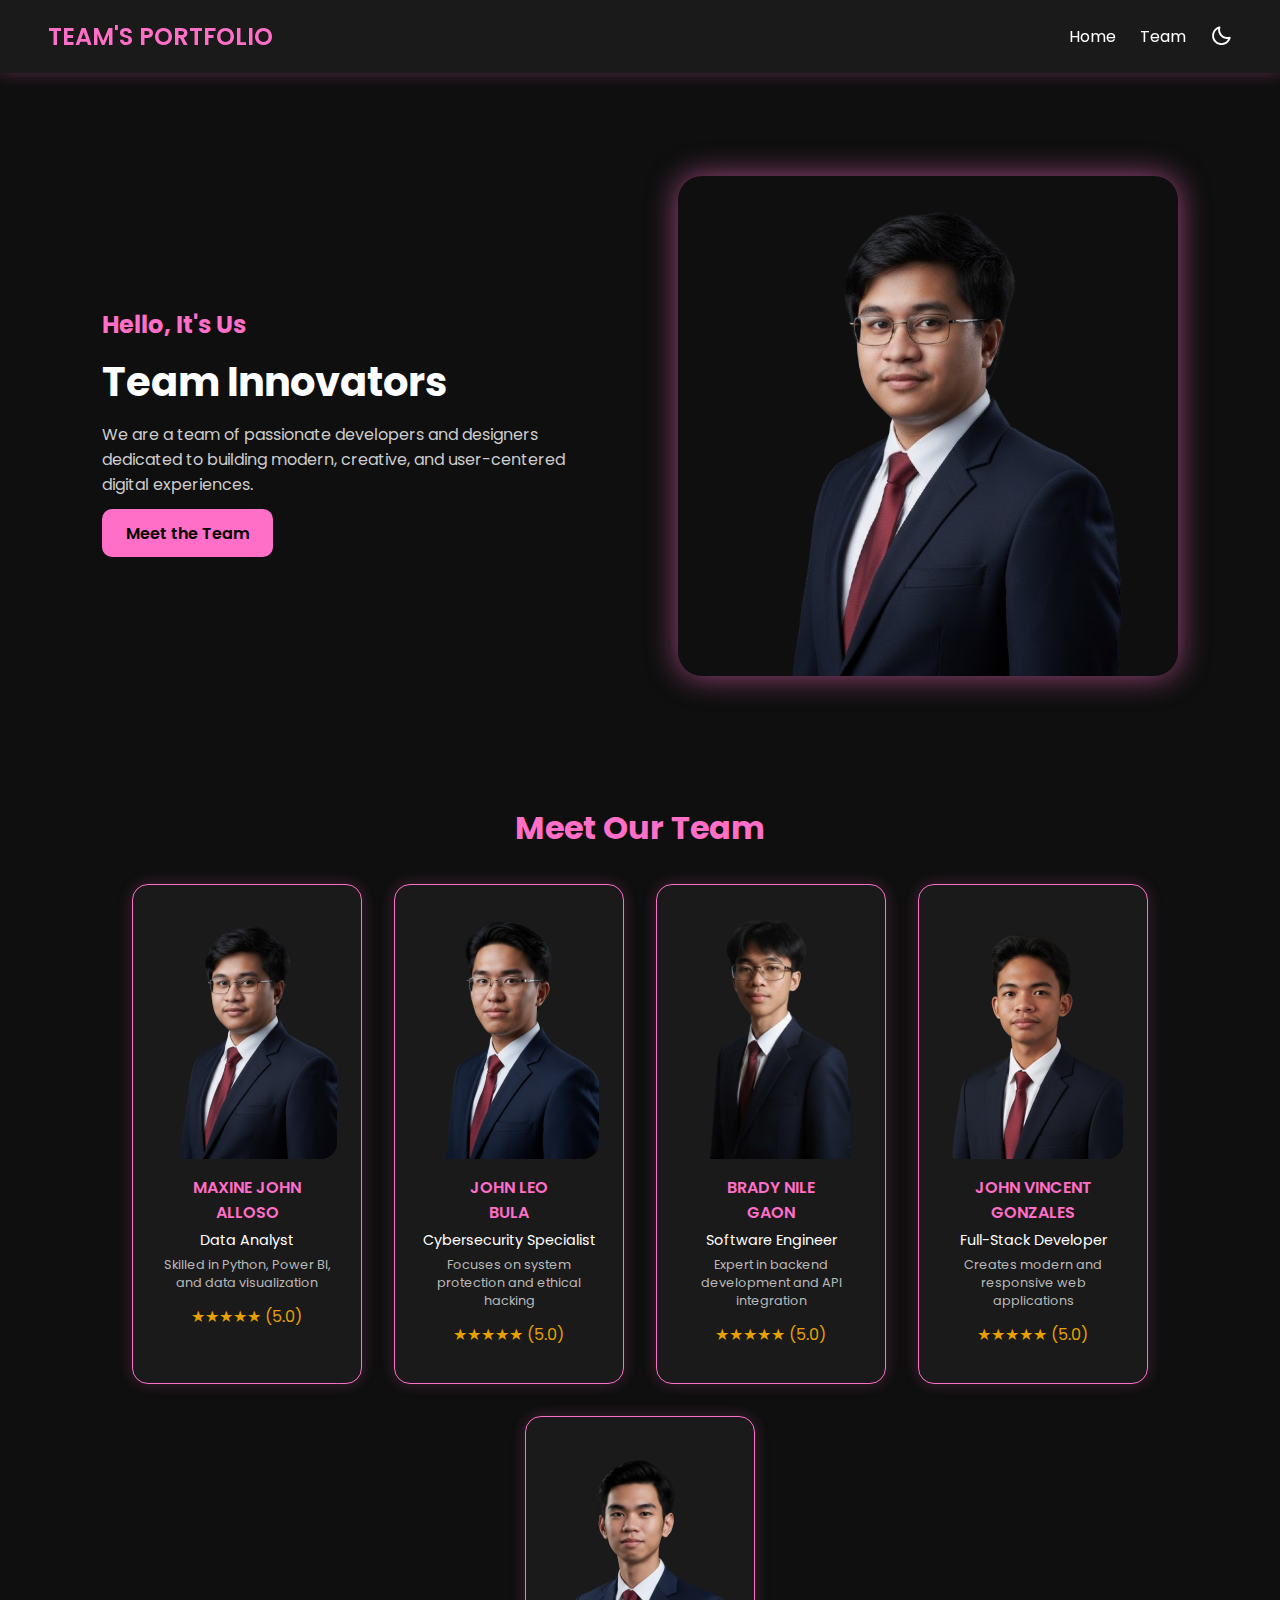
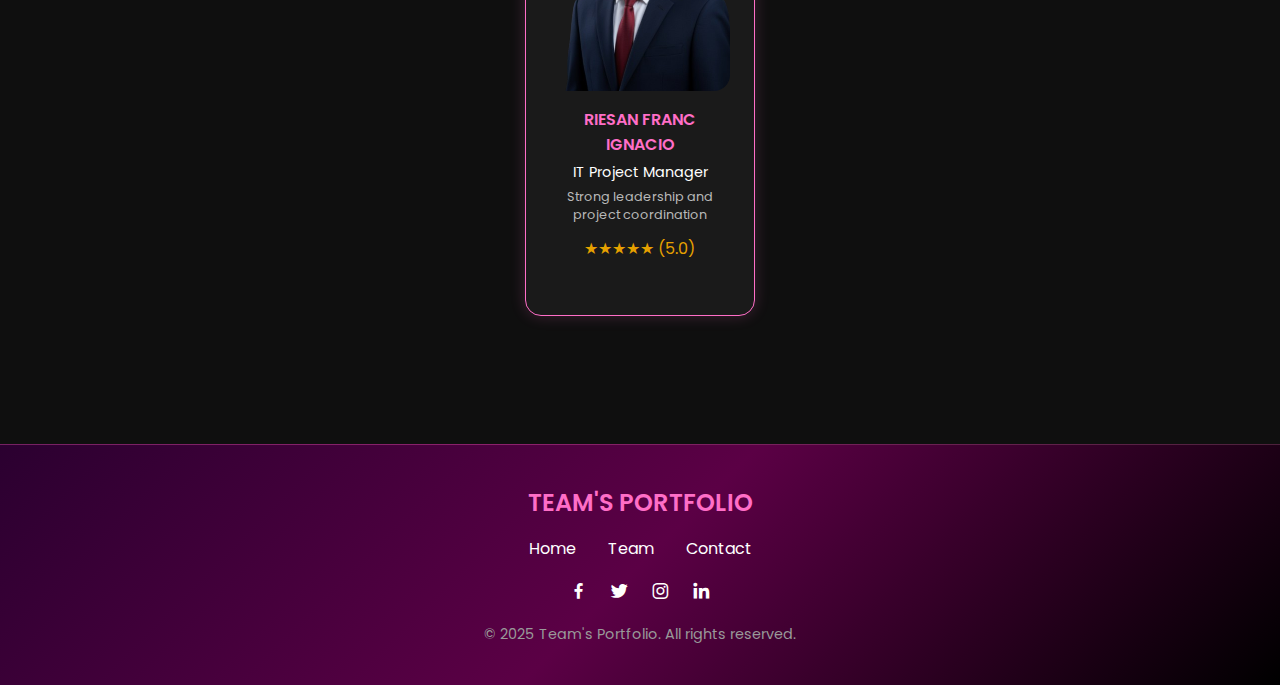
<file: index.html>
<!DOCTYPE html>
<html lang="en">
<head>
    <meta charset="UTF-8" />
    <meta name="viewport" content="width=device-width, initial-scale=1.0" />
    <title>Team Portfolio</title>
    <link href="https://unpkg.com/boxicons@2.1.2/css/boxicons.min.css" rel="stylesheet">
    <link href="https://fonts.googleapis.com/css2?family=Poppins:wght@400;600&display=swap" rel="stylesheet">
    <link rel="stylesheet" href="assets/css/home_style.css" />
</head>
<body>
  <!-- NAVIGATION -->
    <nav class="nav">
        <h1 class="logo">TEAM'S PORTFOLIO</h1>
        <div class="nav__right">
            <ul class="nav__links">
                <li><a href="#home">Home</a></li>
                <li><a href="#team">Team</a></li>
            </ul>
            <i class='bx bx-moon' id="theme-button"></i>
        </div>
    </nav>

  <!-- HERO SECTION -->
    <section class="hero" id="home">
        <div class="hero__content">
            <h2>Hello, It's Us</h2>
            <h1>Team Innovators</h1>
            <p>We are a team of passionate developers and designers dedicated to building modern, creative, and user-centered digital experiences.</p>
            <a href="#team" class="btn">Meet the Team</a>
        </div>

        <!-- IMAGE SLIDER -->
        <div class="hero__slider">
            <div class="slide fade">
                <img src="assets/img/alloso1.png" alt="Slide 1">
            </div>

            <div class="slide fade">
                <img src="assets/img/bula1.png" alt="Slide 2">
            </div>

            <div class="slide fade">
                <img src="assets/img/gaon1.png" alt="Slide 3">
            </div>

            <div class="slide fade">
                <img src="assets/img/gonzales1.png" alt="Slide 4">
            </div>

            <div class="slide fade">
                <img src="assets/img/ignacio1.png" alt="Slide 5">
            </div>
        </div>
    </section>

    <!-- TEAM SECTION -->
    <section class="team" id="team">
        <h2 class="section__title">Meet Our Team</h2>
        <div class="team__container">

            <!-- ALLOSO -->
            <a href="alloso.html" class="person__link">
                <div class="person__card">
                    <img src="assets/img/alloso1.png" alt="Maxine John Alloso" class="person__img">
                    <h3 class="person__name">MAXINE JOHN <br>ALLOSO</h3>
                    <p class="person__role">Data Analyst</p>
                    <p class="person__strength">Skilled in Python, Power BI, and data visualization</p>
                    <div class="person__rating">★★★★★ (5.0)</div>
                </div>
            </a>

            <!-- BULA -->
            <a href="bula.html" class="person__link">
                <div class="person__card">
                    <img src="assets/img/bula1.png" alt="John Leo Bula" class="person__img">
                    <h3 class="person__name">JOHN LEO <br>BULA</h3>
                    <p class="person__role">Cybersecurity Specialist</p>
                    <p class="person__strength">Focuses on system protection and ethical hacking</p>
                    <div class="person__rating">★★★★★ (5.0)</div>
                </div>
            </a>

            <!-- GAON -->
            <a href="gaon.html" class="person__link">
                <div class="person__card">
                    <img src="assets/img/gaon1.png" alt="Brady Nile Gaon" class="person__img">
                    <h3 class="person__name">BRADY NILE <br>GAON</h3>
                    <p class="person__role">Software Engineer</p>
                    <p class="person__strength">Expert in backend development and API integration</p>
                    <div class="person__rating">★★★★★ (5.0)</div>
                </div>
            </a>

            <!-- GONZALES -->
            <a href="gonzales.html" class="person__link">
                <div class="person__card">
                    <img src="assets/img/gonzales1.png" alt="John Vincent Gonzales" class="person__img">
                    <h3 class="person__name">JOHN VINCENT <br>GONZALES</h3>
                    <p class="person__role">Full-Stack Developer</p>
                    <p class="person__strength">Creates modern and responsive web applications</p>
                    <div class="person__rating">★★★★★ (5.0)</div>
                </div>
            </a>

            <!-- IGNACIO -->
            <a href="ignacio.html" class="person__link">
                <div class="person__card">
                    <img src="assets/img/ignacio1.png" alt="Riesan Franc Ignacio" class="person__img">
                    <h3 class="person__name">RIESAN FRANC <br>IGNACIO</h3>
                    <p class="person__role">IT Project Manager</p>
                    <p class="person__strength">Strong leadership and project coordination</p>
                    <div class="person__rating">★★★★★ (5.0)</div>
                </div>
            </a>
        </div>
    </section>

    <footer class="footer">
        <div class="footer__container">
            <h2 class="footer__logo">TEAM'S PORTFOLIO</h2>

            <ul class="footer__links">
                <li><a href="#home">Home</a></li>
                <li><a href="#team">Team</a></li>
                <li><a href="https://www.facebook.com/ignacio.riesan">Contact</a></li>
            </ul>

            <div class="footer__socials">
                <a href="https://www.facebook.com/ignacio.riesan"><i class='bx bxl-facebook'></i></a>
                <a href="#"><i class='bx bxl-twitter'></i></a>
                <a href="#"><i class='bx bxl-instagram'></i></a>
                <a href="#"><i class='bx bxl-linkedin'></i></a>
            </div>

            <p class="footer__copy">© 2025 Team's Portfolio. All rights reserved.</p>
        </div>
    </footer>


    <script src="assets/js/slider.js"></script>
    <script src="assets/js/theme.js"></script>

</body>
</html>
</file>
<file: assets/css/home_style.css>
:root {
  --first-color: #ff6ec7;
  --text-color: #d1d1d1;
  --bg-dark: #0f0f0f;
  --bg-card: #1a1a1a;
  --font: 'Poppins', sans-serif;

  /* Light Theme Variables */
  --light-bg: #f9f9f9;
  --light-text: #1a1a1a;
  --light-card: #ffffff;
}

/* RESET */
* {
  margin: 0;
  padding: 0;
  box-sizing: border-box;
}

body {
  font-family: var(--font);
  background: var(--bg-dark);
  color: var(--text-color);
  scroll-behavior: smooth;
  transition: background 0.3s, color 0.3s;
}

/* ======== NAVIGATION ======== */
.nav {
  position: fixed;
  top: 0;
  left: 0;
  width: 100%;
  display: flex;
  justify-content: space-between; /* logo on left, links+button on right */
  align-items: center;
  padding: 1.2rem 3rem;
  background-color: var(--bg-card);
  box-shadow: 0 0 15px rgba(255, 110, 199, 0.3);
  z-index: 1000;
  transition: background 0.3s, box-shadow 0.3s;
}

/* New group for links + theme button */
.nav__right {
  display: flex;
  align-items: center;
  gap: 1.5rem; /* space between links and button */
}

/* Navigation links */
.nav__links {
  list-style: none;
  display: flex;
  gap: 1.5rem; /* slightly tighter gap */
  margin: 0;
}

.nav__links a {
  text-decoration: none;
  color: white;
  transition: 0.3s;
}

.nav__links a:hover {
  color: var(--first-color);
}

.logo {
  color: var(--first-color);
  font-size: 1.5rem;
  font-weight: 600;
}


/* THEME BUTTON */
#theme-button {
  font-size: 1.4rem;
  cursor: pointer;
  color: white;
  transition: color 0.3s, transform 0.3s;
}

#theme-button:hover {
  color: var(--first-color);
  transform: rotate(20deg);
}

/* When in light mode */
body.light-theme #theme-button {
  color: black;
}

@media (max-width: 600px) {
  .nav {
    flex-direction: row;           /* keep items in one line */
    justify-content: space-between;
    align-items: center;
    padding: 1rem 1.5rem;          /* smaller padding */
  }

  .logo {
    font-size: 1.2rem;
  }

  .nav__links {
    gap: 1rem;
  }

  .nav__right {
    gap: 1rem;
  }
}
.hero {
  margin-top: 80px;
  padding: 6rem 8% 4rem;
  display: flex;
  justify-content: space-between;
  align-items: center;
  gap: 2rem;
  flex-wrap: wrap;
}


.hero__content {
  flex: 1 1 400px;
  max-width: 500px;
  z-index: 2;
}

.hero__content h2 {
  font-size: 1.5rem;
  color: var(--first-color);
}

.hero__content h1 {
  font-size: 2.5rem;
  color: white;
  margin: 10px 0;
}

.hero__content p {
  color: #ccc;
  margin-bottom: 1.5rem;
}


.btn {
  background: var(--first-color);
  color: black;
  padding: 0.8rem 1.5rem;
  border-radius: 10px;
  text-decoration: none;
  font-weight: 600;
  transition: 0.3s;
}

.btn:hover {
  background: white;
}

/* ======== SLIDER ======== */
.hero__slider {
  flex: 1 1 400px;
  position: relative;
  width: 100%;
  max-width: 450px; /* keeps it from stretching too wide */
  min-height: 300px; /* ensures it never disappears */
  overflow: hidden;
  border-radius: 1.5rem;
  box-shadow: 0 0 30px rgba(255, 110, 199, 0.6);
}

.hero__slider img {
  width: 100%;
  height: 100%;
  object-fit: cover;
  display: block;
  border-radius: 1.5rem;
}

.slide {
  display: none;
  position: absolute;
  width: 100%;
  height: 100%;
}

.fade {
  animation: fadeEffect 2s;
}

@keyframes fadeEffect {
  from { opacity: 0.4; }
  to { opacity: 1; }
}

/* ======== MOBILE VIEW ======== */
@media (max-width: 768px) {
  .hero__slider {
    max-width: 100%;    /* fill available width */
    min-height: 40vh;   /* stays visible even on small screens */
    margin-top: 2rem;   /* spacing below text content */
  }
}
/* ======== DESKTOP VIEW (wider slider) ======== */
@media (min-width: 992px) {
  .hero__slider {
    max-width: 500px;   /* a bit wider on large screens */
    min-height: 500px;  /* taller to match the old 400px+ look */
  }
}


/* ======== TEAM ======== */
.team {
  padding: 4rem 8%;
  text-align: center;
}

.section__title {
  color: var(--first-color);
  font-size: 2rem;
  margin-bottom: 2rem;
}

.team__container {
  display: flex;
  justify-content: center;
  flex-wrap: wrap;
  gap: 2rem;
}

.person__card {
  background: var(--bg-card);
  padding: 1.5rem;
  border-radius: 1rem;
  width: 230px;
  height: 500px;
  display: flex;
  flex-direction: column;
  justify-content: flex-start;
  align-items: center;
  transition: 0.3s;
  border: 1.5px solid var(--first-color);
  box-shadow: 0 0 15px rgba(255, 110, 199, 0.2);
  overflow: hidden;
}

.person__card:hover {
  transform: translateY(-8px);
  box-shadow: 0 0 25px rgba(255, 110, 199, 0.5);
}

.person__img {
  width: 100%;
  height: 250px;
  object-fit: cover;
  border-radius: 1rem;
  margin-bottom: 1rem;
}

.person__name {
  color: var(--first-color);
  font-size: 1rem;
  font-weight: 600;
}

.person__role {
  color: white;
  font-size: 0.9rem;
  margin: 0.3rem 0;
}

.person__strength {
  font-size: 0.8rem;
  color: #b8b8b8;
  margin-bottom: 0.8rem;
}

.person__rating {
  color: gold;
}

.person__link {
  text-decoration: none;
  color: inherit;
  transition: transform 0.3s;
}

.person__link:hover .person__card {
  transform: translateY(-10px);
  box-shadow: 0 0 25px rgba(255, 110, 199, 0.7);
}

/* ======== FOOTER ======== */
.footer {
  background: linear-gradient(135deg, #2b0030, #5b0045, #000);
  color: #f8f8f8;
  text-align: center;
  padding: 2.5rem 1rem;
  margin-top: 4rem;
  border-top: 1px solid rgba(255, 110, 199, 0.3);
  transition: background 0.3s, color 0.3s;
}

.footer__logo {
  color: var(--first-color);
  font-weight: 600;
  margin-bottom: 1rem;
}

.footer__links {
  list-style: none;
  display: flex;
  justify-content: center;
  gap: 2rem;
  margin-bottom: 1rem;
  padding: 0;
}

.footer__links a {
  text-decoration: none;
  color: #fff;
  transition: 0.3s;
}

.footer__links a:hover {
  color: var(--first-color);
}

.footer__socials {
  margin-bottom: 1rem;
}

.footer__socials a {
  color: #fff;
  margin: 0 8px;
  font-size: 1.3rem;
  transition: 0.3s;
}

.footer__socials a:hover {
  color: var(--first-color);
}

.footer__copy {
  font-size: 0.9rem;
  color: #999;
}

/* ======== RESPONSIVE ======== */
@media (max-width: 900px) {
  .hero {
    flex-direction: column;
    text-align: center;
  }
  .hero__slider {
    margin-top: 2rem;
  }
}

@media (max-width: 600px) {
  .hero {
    margin-top: 100px;   /* adds extra space below fixed nav on small screens */
  }
}

/* ======== LIGHT THEME ======== */
body.light-theme {
  background: var(--light-bg);
  color: var(--light-text);
}

/* Navigation */
.light-theme .nav {
  background-color: var(--light-card);
  box-shadow: 0 0 10px rgba(0, 0, 0, 0.1);
}

.light-theme .logo {
  color: var(--first-color);
}

.light-theme .nav__links a {
  color: var(--light-text);
}

.light-theme .nav__links a:hover {
  color: var(--first-color);
}

/* Hero section */
.light-theme .hero__content h1,
.light-theme .hero__content p {
  color: var(--light-text);
}

.light-theme .hero__content h2 {
  color: var(--first-color)
}

.light-theme .btn {
  background: var(--first-color);
  color: white;
}

.light-theme .btn:hover {
  background: var(--light-text);
  color: var(--first-color);
}

/* Team cards */
.light-theme .person__card {
  background: #ffd6eb;
  color: var(--light-text);
  border-color: var(--first-color);
  box-shadow: 0 0 12px rgba(255, 110, 199, 0.3); /* pink glow */
}

/* ======== LIGHT THEME FOOTER ======== */
.light-theme .footer {
  background: linear-gradient(135deg, #ff6ec7, #ffd6eb); /* pink gradient */
  color: #222;
  border-top: 1px solid rgba(255, 110, 199, 0.3);
  box-shadow: 0 -4px 20px rgba(255, 110, 199, 0.25); /* soft glow */
  transition: background 0.3s, color 0.3s;
}

.light-theme .footer__logo {
  color: var(--first-color);
}

.light-theme .footer__links a,
.light-theme .footer__socials a {
  color: #333;
  transition: color 0.3s;
}

.light-theme .footer__links a:hover,
.light-theme .footer__socials a:hover {
  color: var(--first-color);
}

.light-theme .footer__copy {
  color: #555; 
}

/* Make card text readable in light mode */
.light-theme .person__role {
  color: #333;
}

.light-theme .person__strength {
  color: #555; 
}

.person__rating {
  color: #E6A100;
</file>
